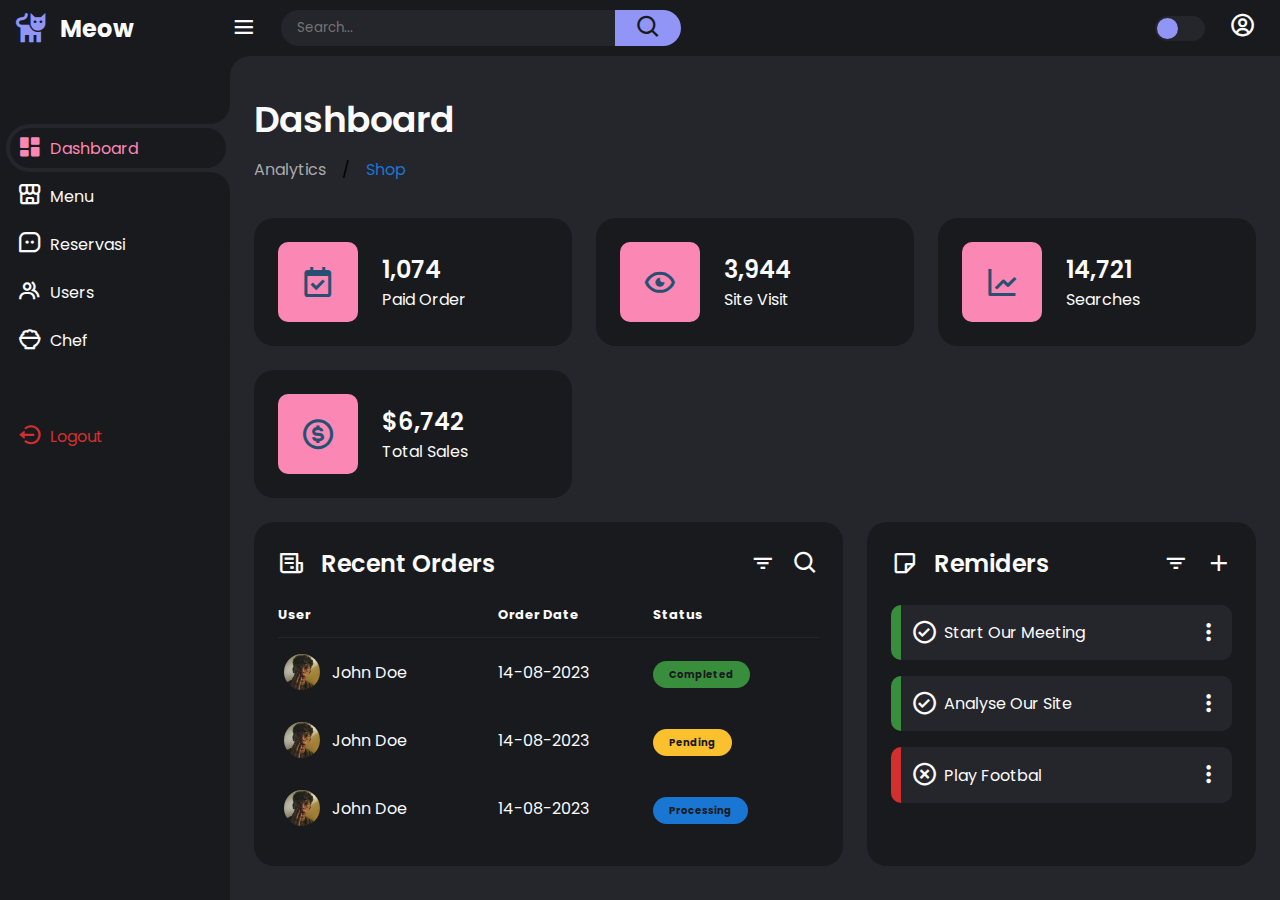
<file: dashboard/index.html>
<!DOCTYPE html>
<html lang="en">
  <head>
    <meta charset="UTF-8" />
    <meta name="viewport" content="width=device-width, initial-scale=1.0" />
    <link
      href="https://unpkg.com/boxicons@2.1.4/css/boxicons.min.css"
      rel="stylesheet" />
    <link rel="stylesheet" href="style.css" />
    <title>Dashboard</title>
  </head>

  <body class="dark">
    <!-- Sidebar -->
    <div class="sidebar">
      <a href="#" class="logo">
        <i class="bx bxs-cat"></i>
        <div class="logo-name"><span>Meow</span></div>
      </a>
      <ul class="side-menu">
        <li class="active">
          <a href="#"><i class="bx bxs-dashboard"></i>Dashboard</a>
        </li>
        <li>
          <a href="#"><i class="bx bx-store-alt"></i>Menu</a>
        </li>
        <li>
          <a href="#"><i class="bx bx-message-square-dots"></i>Reservasi</a>
        </li>
        <li>
          <a href="#"><i class="bx bx-group"></i>Users</a>
        </li>
        <li>
          <a href="#"><i class="bx bx-bowl-rice"></i>Chef</a>
        </li>
      </ul>
      <ul class="side-menu">
        <li>
          <a href="#" class="logout">
            <i class="bx bx-log-out-circle"></i>
            Logout
          </a>
        </li>
      </ul>
    </div>
    <!-- End of Sidebar -->

    <!-- Main Content -->
    <div class="content">
      <!-- Navbar -->
      <nav>
        <i class="bx bx-menu"></i>
        <form action="#">
          <div class="form-input">
            <input type="search" placeholder="Search..." />
            <button class="search-btn" type="submit">
              <i class="bx bx-search"></i>
            </button>
          </div>
        </form>
        <input type="checkbox" id="theme-toggle" hidden />
        <label for="theme-toggle" class="theme-toggle"></label>
        <a href="#" class="profile"><i class="bx bx-user-circle"></i></a>
      </nav>

      <!-- End of Navbar -->

      <main>
        <div class="header">
          <div class="left">
            <h1>Dashboard</h1>
            <ul class="breadcrumb">
              <li><a href="#"> Analytics </a></li>
              /
              <li><a href="#" class="active">Shop</a></li>
            </ul>
          </div>
        </div>

        <!-- Insights -->
        <ul class="insights">
          <li>
            <i class="bx bx-calendar-check"></i>
            <span class="info">
              <h3>1,074</h3>
              <p>Paid Order</p>
            </span>
          </li>
          <li>
            <i class="bx bx-show-alt"></i>
            <span class="info">
              <h3>3,944</h3>
              <p>Site Visit</p>
            </span>
          </li>
          <li>
            <i class="bx bx-line-chart"></i>
            <span class="info">
              <h3>14,721</h3>
              <p>Searches</p>
            </span>
          </li>
          <li>
            <i class="bx bx-dollar-circle"></i>
            <span class="info">
              <h3>$6,742</h3>
              <p>Total Sales</p>
            </span>
          </li>
        </ul>
        <!-- End of Insights -->

        <div class="bottom-data">
          <div class="orders">
            <div class="header">
              <i class="bx bx-receipt"></i>
              <h3>Recent Orders</h3>
              <i class="bx bx-filter"></i>
              <i class="bx bx-search"></i>
            </div>
            <table>
              <thead>
                <tr>
                  <th>User</th>
                  <th>Order Date</th>
                  <th>Status</th>
                </tr>
              </thead>
              <tbody>
                <tr>
                  <td>
                    <img src="images/profile-1.jpg" />
                    <p>John Doe</p>
                  </td>
                  <td>14-08-2023</td>
                  <td><span class="status completed">Completed</span></td>
                </tr>
                <tr>
                  <td>
                    <img src="images/profile-1.jpg" />
                    <p>John Doe</p>
                  </td>
                  <td>14-08-2023</td>
                  <td><span class="status pending">Pending</span></td>
                </tr>
                <tr>
                  <td>
                    <img src="images/profile-1.jpg" />
                    <p>John Doe</p>
                  </td>
                  <td>14-08-2023</td>
                  <td><span class="status process">Processing</span></td>
                </tr>
              </tbody>
            </table>
          </div>

          <!-- Reminders -->
          <div class="reminders">
            <div class="header">
              <i class="bx bx-note"></i>
              <h3>Remiders</h3>
              <i class="bx bx-filter"></i>
              <i class="bx bx-plus"></i>
            </div>
            <ul class="task-list">
              <li class="completed">
                <div class="task-title">
                  <i class="bx bx-check-circle"></i>
                  <p>Start Our Meeting</p>
                </div>
                <i class="bx bx-dots-vertical-rounded"></i>
              </li>
              <li class="completed">
                <div class="task-title">
                  <i class="bx bx-check-circle"></i>
                  <p>Analyse Our Site</p>
                </div>
                <i class="bx bx-dots-vertical-rounded"></i>
              </li>
              <li class="not-completed">
                <div class="task-title">
                  <i class="bx bx-x-circle"></i>
                  <p>Play Footbal</p>
                </div>
                <i class="bx bx-dots-vertical-rounded"></i>
              </li>
            </ul>
          </div>

          <!-- End of Reminders-->
        </div>
      </main>
    </div>

    <script src="index.js"></script>
  </body>
</html>
</file>
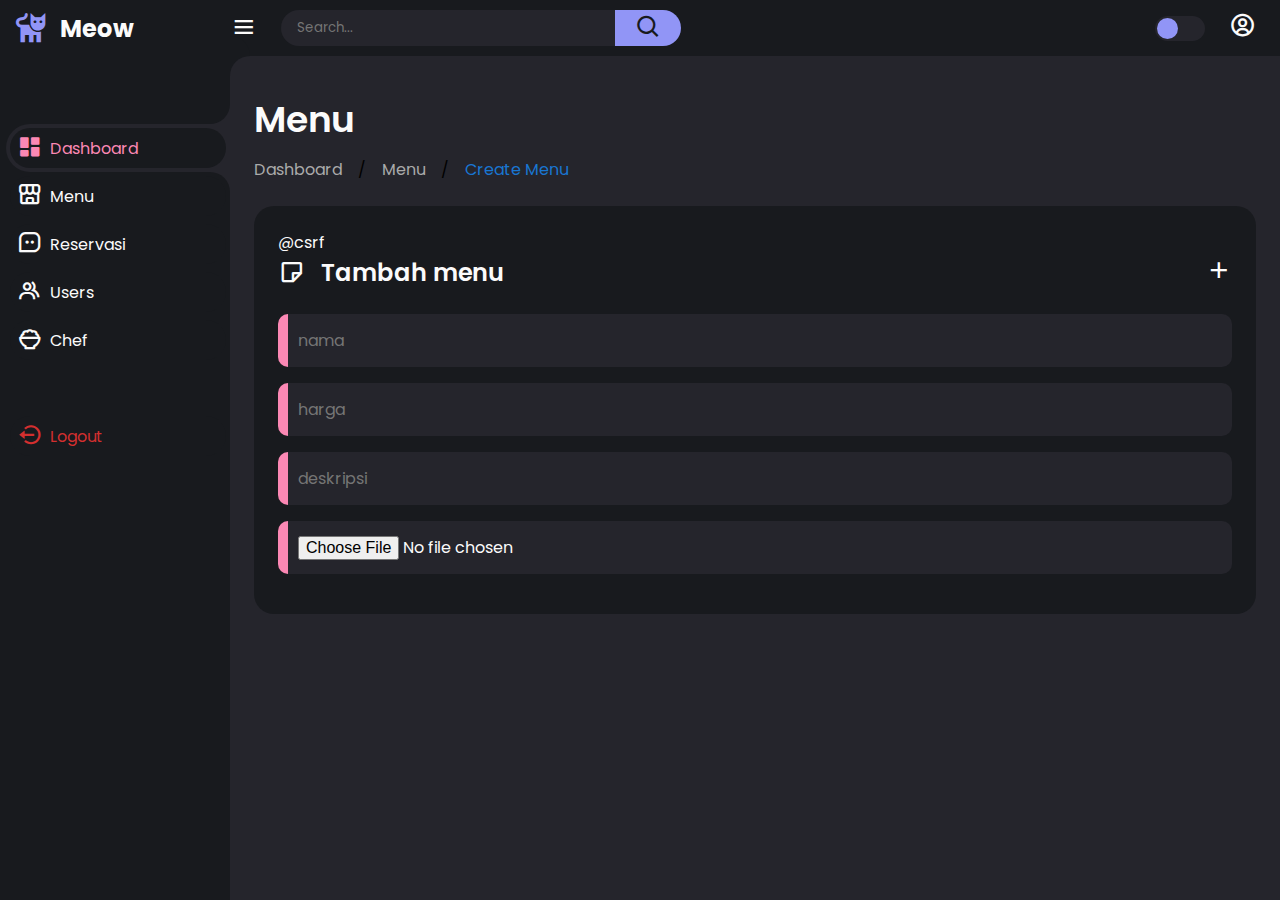
<file: dashboard/form.html>
<!DOCTYPE html>
<html lang="en">

<head>
    <meta charset="UTF-8" />
    <meta name="viewport" content="width=device-width, initial-scale=1.0" />
    <link href="https://unpkg.com/boxicons@2.1.4/css/boxicons.min.css" rel="stylesheet" />
    <link rel="stylesheet" href="style.css" />
    <title>Dashboard</title>
</head>

<body class="dark">
    <!-- Sidebar -->
    <div class="sidebar">
        <a href="#" class="logo">
            <i class="bx bxs-cat"></i>
            <div class="logo-name"><span>Meow</span></div>
        </a>
        <ul class="side-menu">
            <li class="active">
                <a href="#"><i class="bx bxs-dashboard"></i>Dashboard</a>
            </li>
            <li>
                <a href="#"><i class="bx bx-store-alt"></i>Menu</a>
            </li>
            <li>
                <a href="#"><i class="bx bx-message-square-dots"></i>Reservasi</a>
            </li>
            <li>
                <a href="#"><i class="bx bx-group"></i>Users</a>
            </li>
            <li>
                <a href="#"><i class="bx bx-bowl-rice"></i>Chef</a>
            </li>
        </ul>
        <ul class="side-menu">
            <li>
                <a href="#" class="logout">
                    <i class="bx bx-log-out-circle"></i>
                    Logout
                </a>
            </li>
        </ul>
    </div>
    <!-- End of Sidebar -->

    <!-- Main Content -->
    <div class="content">
        <!-- Navbar -->
        <nav>
            <i class="bx bx-menu"></i>
            <form action="#">
                <div class="form-input">
                    <input type="search" placeholder="Search..." />
                    <button class="search-btn" type="submit">
                        <i class="bx bx-search"></i>
                    </button>
                </div>
            </form>
            <input type="checkbox" id="theme-toggle" hidden />
            <label for="theme-toggle" class="theme-toggle"></label>
            <a href="#" class="profile"><i class="bx bx-user-circle"></i></a>
        </nav>

        <!-- End of Navbar -->

        <main>
            <div class="header">
                <div class="left">
                    <h1>Menu</h1>
                    <ul class="breadcrumb">
                        <li><a href="/dashboard"> Dashboard </a></li>
                        /
                        <li><a href="/dashboard/menu">Menu</a></li>
                        /
                        <li><a href="/dashboard/menu/create" class="active">Create Menu</a></li>
                    </ul>
                </div>
            </div>
            <div class="bottom-data">
                <!-- Reminders -->
                <div class="reminders">
                    <form action="/dashboard/menu" method="POST">
                        @csrf
                        <div class="header">
                            <i class="bx bx-note"></i>
                            <h3>Tambah menu</h3>
                            <button style="background: transparent;border:none;color:white"> <i
                                    class="bx bx-plus"></i></button>

                        </div>
                        <ul class="task-list">
                            <input type="text" placeholder="nama" class="completed">
                            <input type="number" placeholder="harga" class="completed">
                            <input type="text" placeholder="deskripsi" class="completed">
                            <input type="file" placeholder="gambar" class="completed">
                        </ul>
                    </form>
                </div>

                <!-- End of Reminders-->
            </div>
        </main>


        <script src="index.js"></script>
</body>

</html>
</file>
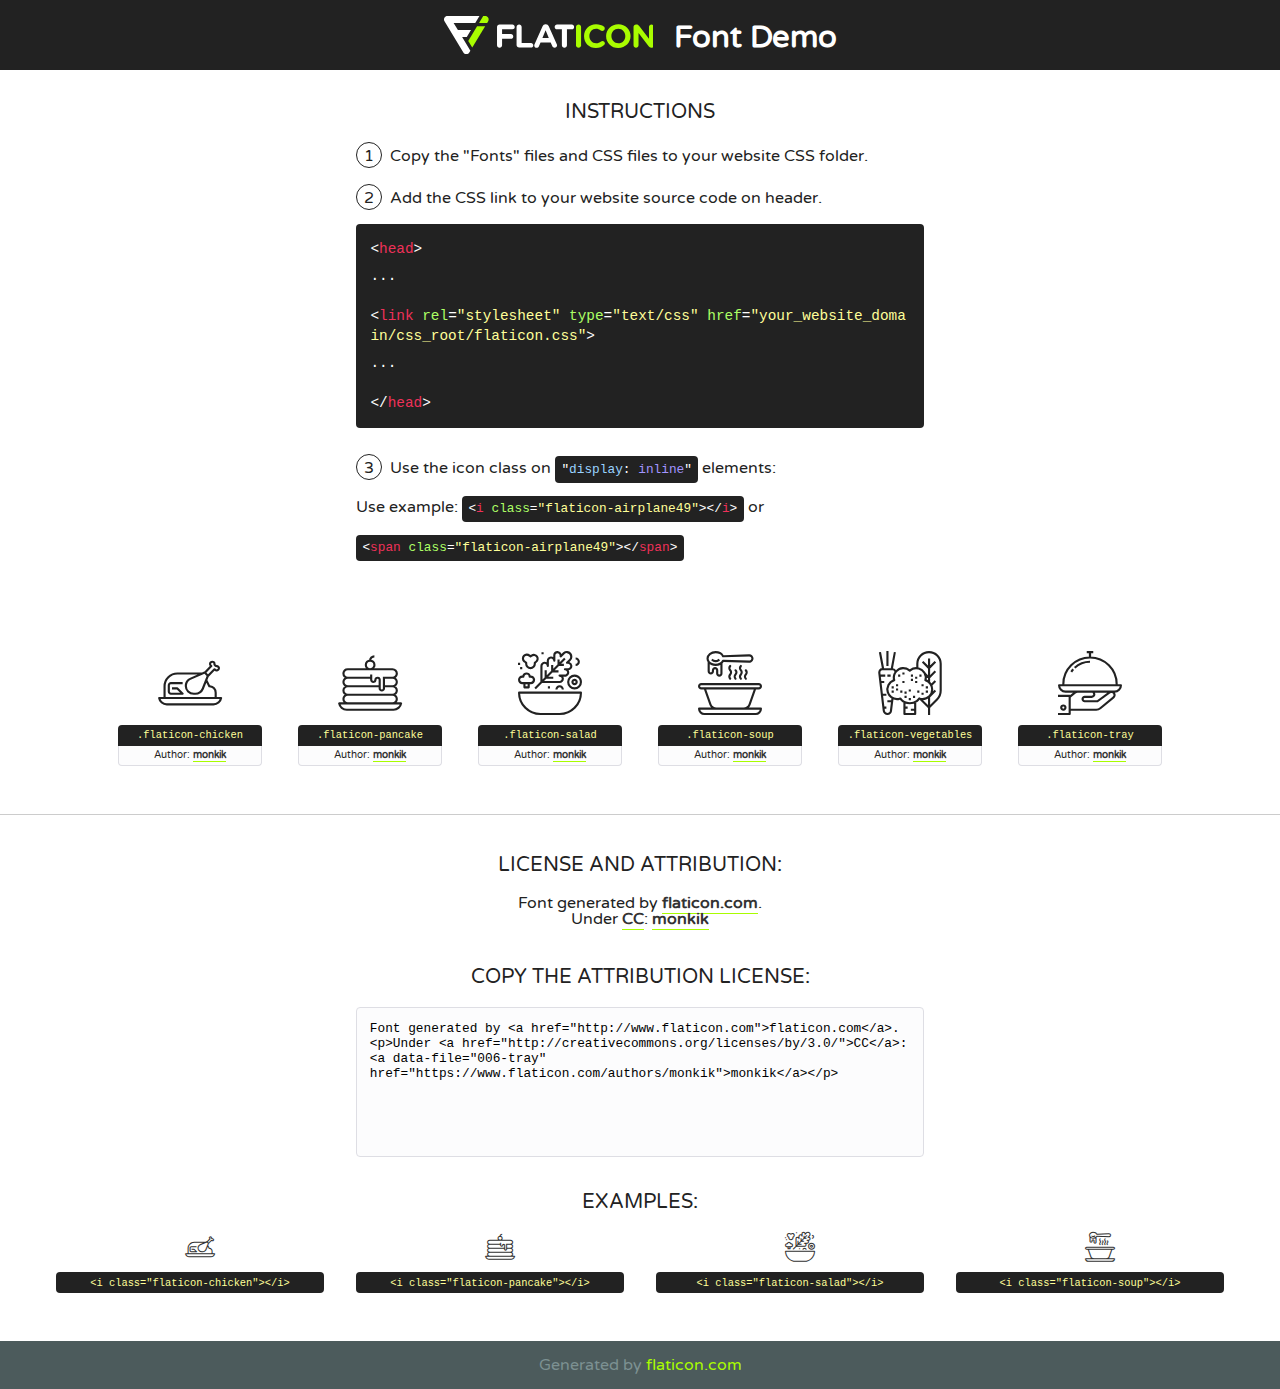
<file: templateLandingPage/fonts/flaticon/font/flaticon.html>
<!DOCTYPE html>
<!--
  Flaticon icon font: Flaticon
  Creation date: 14/05/2018 00:51
-->
<html>
<!DOCTYPE html>
<html>

<head>
    <title>Flaticon WebFont</title>
    <link href="http://fonts.googleapis.com/css?family=Varela+Round" rel="stylesheet" type="text/css" />
    <link rel="stylesheet" type="text/css" href="flaticon.css">
    <meta charset="UTF-8">
    <style>
    html, body, div, span, applet, object, iframe,
    h1, h2, h3, h4, h5, h6, p, blockquote, pre,
    a, abbr, acronym, address, big, cite, code,
    del, dfn, em, img, ins, kbd, q, s, samp,
    small, strike, strong, sub, sup, tt, var,
    b, u, i, center,
    dl, dt, dd, ol, ul, li,
    fieldset, form, label, legend,
    table, caption, tbody, tfoot, thead, tr, th, td,
    article, aside, canvas, details, embed, 
    figure, figcaption, footer, header, hgroup, 
    menu, nav, output, ruby, section, summary,
    time, mark, audio, video {
        margin: 0;
        padding: 0;
        border: 0;
        font-size: 100%;
        font: inherit;
        vertical-align: baseline;
    }
    /* HTML5 display-role reset for older browsers */
    article, aside, details, figcaption, figure, 
    footer, header, hgroup, menu, nav, section {
        display: block;
    }
    body {
        line-height: 1;
    }
    ol, ul {
        list-style: none;
    }
    blockquote, q {
        quotes: none;
    }
    blockquote:before, blockquote:after,
    q:before, q:after {
        content: '';
        content: none;
    }
    table {
        border-collapse: collapse;
        border-spacing: 0;
    }
    body {
        font-family: 'Varela Round', Helvetica, Arial, sans-serif;
        font-size: 16px;
        color: #222;
    }
    a {
        color: #333;
        border-bottom: 1px solid #a9fd00;
        font-weight: bold;
        text-decoration: none;
    }
    * {
        -moz-box-sizing: border-box;
        -webkit-box-sizing: border-box;
        box-sizing: border-box;
        margin: 0;
        padding: 0;
    }
    [class^="flaticon-"]:before, [class*=" flaticon-"]:before, [class^="flaticon-"]:after, [class*=" flaticon-"]:after {
        font-family: Flaticon;
        font-size: 30px;
        font-style: normal;
        margin-left: 20px;
        color: #333;
    }
    .wrapper {
        max-width: 600px;
        margin: auto;
        padding: 0 1em;
    }
    .title {
        font-size: 1.25em;
        text-align: center;
        margin-bottom: 1em;
        text-transform: uppercase;
    }
    header {
        text-align: center;
        background-color: #222;
        color: #fff;
        padding: 1em;
    }
    header .logo {
        width: 210px;
        height: 38px;
        display: inline-block;
        vertical-align: middle;
        margin-right: 1em;
        border: none;
    }
    header strong {
        font-size: 1.95em;
        font-weight: bold;
        vertical-align: middle;
        margin-top: 5px;
        display: inline-block;
    }
    .demo {
        margin: 2em auto;
        line-height: 1.25em;
    }
    .demo ul li {
        margin-bottom: 1em;
    }
    .demo ul li .num {
        color: #222;
        border-radius: 20px;
        display: inline-block;
        width: 26px;
        padding: 3px;
        height: 26px;
        text-align: center;
        margin-right: 0.5em;
        border: 1px solid #222;
    }
    .demo ul li code {
        background-color: #222;
        border-radius: 4px;
        padding: 0.25em 0.5em;
        display: inline-block;
        color: #fff;
        font-family: Consolas,Monaco,Lucida Console,Liberation Mono,DejaVu Sans Mono,Bitstream Vera Sans Mono,Courier New, monospace;
        font-weight: lighter;
        margin-top: 1em;
        font-size: 0.8em;
        word-break: break-all;
    }
    .demo ul li code.big {
        padding: 1em;
        font-size: 0.9em;
    }
    .demo ul li code .red {
        color: #EF3159;
    }
    .demo ul li code .green {
        color: #ACFF65;
    }
    .demo ul li code .yellow {
        color: #FFFF99;
    }
    .demo ul li code .blue {
        color: #99D3FF;
    }
    .demo ul li code .purple {
        color: #A295FF;
    }
    .demo ul li code .dots {
        margin-top: 0.5em;
        display: block;
    }
    #glyphs {
        border-bottom: 1px solid #ccc;
        padding: 2em 0;
        text-align: center;
    }
    .glyph {
        display: inline-block;
        width: 9em;
        margin: 1em;
        text-align: center;
        vertical-align: top;
        background: #FFF;
    }
    .glyph .glyph-icon {
        padding: 10px;
        display: block;
        font-family:"Flaticon";
        font-size: 64px;
        line-height: 1;
    }
    .glyph .glyph-icon:before {
        font-size: 64px;
        color: #222;
        margin-left: 0;
    }
    .class-name {
        font-size: 0.65em;
        background-color: #222;
        color: #fff;
        border-radius: 4px 4px 0 0;
        padding: 0.5em;
        color: #FFFF99;
        font-family: Consolas,Monaco,Lucida Console,Liberation Mono,DejaVu Sans Mono,Bitstream Vera Sans Mono,Courier New, monospace;
    }
    .author-name {
        font-size: 0.6em;
        background-color: #fcfcfd;
        border: 1px solid #DEDEE4;
        border-top: 0;
        border-radius: 0 0 4px 4px;
        padding: 0.5em;
    }
    .class-name:last-child {
        font-size: 10px;
        color:#888;
    }
    .class-name:last-child a {
        font-size: 10px;
        color:#555;
    }
    .class-name:last-child a:hover {
        color:#a9fd00;
    }
    .glyph > input {
        display: block;
        width: 100px;
        margin: 5px auto;
        text-align: center;
        font-size: 12px;
        cursor: text;
    }
    .glyph > input.icon-input {
        font-family:"Flaticon";
        font-size: 16px;
        margin-bottom: 10px;
    }
    .attribution .title {
        margin-top: 2em;
    }
    .attribution textarea {
        background-color: #fcfcfd;
        padding: 1em;
        border: none;
        box-shadow: none;
        border: 1px solid #DEDEE4;
        border-radius: 4px;
        resize: none;
        width: 100%;
        height: 150px;
        font-size: 0.8em;
        font-family: Consolas,Monaco,Lucida Console,Liberation Mono,DejaVu Sans Mono,Bitstream Vera Sans Mono,Courier New, monospace;
        -webkit-appearance: none;
    }
    .iconsuse {
        margin: 2em auto;
        text-align: center;
        max-width: 1200px;
    }
    .iconsuse:after {
        content: '';
        display: table;
        clear: both;
    }
    .iconsuse .image {
        float: left;
        width: 25%;
        padding: 0 1em;
    }
    .iconsuse .image p {
        margin-bottom: 1em;
    }
    .iconsuse .image span {
        display: block;
        font-size: 0.65em;
        background-color: #222;
        color: #fff;
        border-radius: 4px;
        padding: 0.5em;
        color: #FFFF99;
        margin-top: 1em;
        font-family: Consolas,Monaco,Lucida Console,Liberation Mono,DejaVu Sans Mono,Bitstream Vera Sans Mono,Courier New, monospace;
    }
    #footer {
        text-align: center;
        background-color: #4C5B5C;
        color: #7c9192;
        padding: 1em;
    }
    #footer a {
        border: none;
        color: #a9fd00;
        font-weight: normal;
    }
    @media (max-width: 960px) {
        .iconsuse .image {
            width: 50%;
        }
    }
    @media (max-width: 560px) {
        .iconsuse .image {
            width: 100%;
        }
    }
    </style>
</head>

<body class="characters-off">

    <header>
        <a href="http://www.flaticon.com" target="_blank" class="logo">
            <svg version="1.1" xmlns="http://www.w3.org/2000/svg" xmlns:xlink="http://www.w3.org/1999/xlink" xmlns:a="http://ns.adobe.com/AdobeSVGViewerExtensions/3.0/" viewBox="0 0 560.875 102.036" enable-background="new 0 0 560.875 102.036" xml:space="preserve">
                <defs>
                </defs>
                <g>
                    <g class="letters">
                        <path fill="#ffffff" d="M141.596,29.675c0-3.777,2.985-6.767,6.764-6.767h34.438c3.426,0,6.15,2.728,6.15,6.15
                        c0,3.43-2.724,6.149-6.15,6.149h-27.674v13.091h23.719c3.429,0,6.151,2.724,6.151,6.15c0,3.43-2.723,6.149-6.151,6.149h-23.719
                        v17.574c0,3.773-2.986,6.761-6.764,6.761c-3.779,0-6.764-2.989-6.764-6.761V29.675z"></path>
                        <path fill="#ffffff" d="M193.844,29.149c0-3.781,2.985-6.767,6.764-6.767c3.776,0,6.763,2.985,6.763,6.767v42.957h25.039
                        c3.426,0,6.149,2.726,6.149,6.153c0,3.425-2.723,6.15-6.149,6.15h-31.802c-3.779,0-6.764-2.986-6.764-6.768V29.149z"></path>
                        <path fill="#ffffff" d="M241.891,75.71l21.438-48.407c1.492-3.341,4.215-5.357,7.906-5.357h0.792
                        c3.686,0,6.323,2.017,7.815,5.357l21.439,48.407c0.436,0.967,0.701,1.845,0.701,2.723c0,3.602-2.809,6.501-6.414,6.501
                        c-3.161,0-5.269-1.845-6.499-4.655l-4.132-9.661h-27.059l-4.301,10.102c-1.144,2.631-3.426,4.214-6.237,4.214
                        c-3.517,0-6.24-2.81-6.24-6.325C241.1,77.64,241.451,76.677,241.891,75.71z M279.932,58.666l-8.521-20.297l-8.526,20.297H279.932
                        z"></path>
                        <path fill="#ffffff" d="M314.864,35.387H301.86c-3.429,0-6.239-2.813-6.239-6.238c0-3.429,2.811-6.24,6.239-6.24h39.533
                        c3.426,0,6.237,2.811,6.237,6.24c0,3.425-2.811,6.238-6.237,6.238h-13.001v42.785c0,3.773-2.99,6.761-6.764,6.761
                        c-3.779,0-6.764-2.989-6.764-6.761V35.387z"></path>
                        <path fill="#A9FD00" d="M352.615,29.149c0-3.781,2.985-6.767,6.767-6.767c3.774,0,6.761,2.985,6.761,6.767v49.024
                        c0,3.773-2.987,6.761-6.761,6.761c-3.781,0-6.767-2.989-6.767-6.761V29.149z"></path>
                        <path fill="#A9FD00" d="M374.132,53.836v-0.179c0-17.481,13.178-31.801,32.065-31.801c9.22,0,15.459,2.458,20.557,6.238
                        c1.402,1.054,2.637,2.985,2.637,5.357c0,3.692-2.985,6.59-6.681,6.59c-1.845,0-3.071-0.702-4.044-1.319
                        c-3.776-2.813-7.729-4.393-12.562-4.393c-10.364,0-17.831,8.611-17.831,19.154v0.173c0,10.542,7.291,19.329,17.831,19.329
                        c5.715,0,9.492-1.756,13.359-4.834c1.049-0.874,2.458-1.491,4.039-1.491c3.429,0,6.325,2.813,6.325,6.236
                        c0,2.106-1.056,3.78-2.282,4.834c-5.539,4.834-12.036,7.733-21.878,7.733C387.572,85.464,374.132,71.493,374.132,53.836z"></path>
                        <path fill="#A9FD00" d="M433.009,53.836v-0.179c0-17.481,13.79-31.801,32.766-31.801c18.981,0,32.592,14.143,32.592,31.628v0.173
                        c0,17.483-13.785,31.807-32.769,31.807C446.625,85.464,433.009,71.32,433.009,53.836z M484.224,53.836v-0.179
                        c0-10.539-7.725-19.326-18.626-19.326c-10.893,0-18.449,8.611-18.449,19.154v0.173c0,10.542,7.73,19.329,18.626,19.329
                        C476.676,72.986,484.224,64.378,484.224,53.836z"></path>
                        <path fill="#A9FD00" d="M506.233,29.321c0-3.774,2.99-6.763,6.767-6.763h1.401c3.252,0,5.183,1.583,7.029,3.953l26.093,34.265
                        V29.059c0-3.692,2.99-6.677,6.681-6.677c3.683,0,6.671,2.985,6.671,6.677v48.934c0,3.78-2.987,6.765-6.764,6.765h-0.436
                        c-3.257,0-5.188-1.581-7.034-3.953l-27.056-35.492v32.944c0,3.687-2.985,6.676-6.678,6.676c-3.683,0-6.673-2.989-6.673-6.676
                        V29.321z"></path>
                    </g>
                    <g class="insignia">
                        <path fill="#ffffff" d="M48.372,56.137h12.517l11.156-18.537H37.186L25.688,18.539h57.825L94.668,0H9.271
                        C5.925,0,2.842,1.801,1.198,4.716c-1.644,2.907-1.593,6.482,0.134,9.343l50.38,83.501c1.678,2.781,4.689,4.476,7.938,4.476
                        c3.246,0,6.257-1.695,7.935-4.476l2.898-4.804L48.372,56.137z"></path>
                        <g class="i">
                            <path fill="#A9FD00" d="M93.575,18.539h0.031v0.004l21.652,0.004l2.705-4.488c1.727-2.861,1.778-6.436,0.133-9.343
                            C116.454,1.801,113.371,0,110.026,0h-5.294L93.575,18.539z"></path>
                            <polygon fill="#A9FD00" points="88.291,27.356 64.725,66.486 75.519,84.404 109.942,27.356"></polygon>
                        </g>
                    </g>
                </g>
            </svg>
        </a>
        <strong>Font Demo</strong>
    </header>


    <section class="demo wrapper">

        <p class="title">Instructions</p>

        <ul>
            <li>
                <span class="num">1</span>Copy the "Fonts" files and CSS files to your website CSS folder.
            </li>
            <li>
                <span class="num">2</span>Add the CSS link to your website source code on header.
                <code class="big">
                    &lt;<span class="red">head</span>&gt;
                    <br/><span class="dots">...</span>
                    <br/>&lt;<span class="red">link</span> <span class="green">rel</span>=<span class="yellow">"stylesheet"</span> <span class="green">type</span>=<span class="yellow">"text/css"</span> <span class="green">href</span>=<span class="yellow">"your_website_domain/css_root/flaticon.css"</span>&gt;
                    <br/><span class="dots">...</span>
                    <br/>&lt;/<span class="red">head</span>&gt;
                </code>
            </li>

            <li>
                <p>
                    <span class="num">3</span>Use the icon class on <code>"<span class="blue">display</span>:<span class="purple"> inline</span>"</code> elements:
                    <br />
                    Use example: <code>&lt;<span class="red">i</span> <span class="green">class</span>=<span class="yellow">&quot;flaticon-airplane49&quot;</span>&gt;&lt;/<span class="red">i</span>&gt;</code> or <code>&lt;<span class="red">span</span> <span class="green">class</span>=<span class="yellow">&quot;flaticon-airplane49&quot;</span>&gt;&lt;/<span class="red">span</span>&gt;</code>
            </li>
        </ul>

    </section>




   <section id="glyphs">          
    
      
        <div class="glyph"><div class="glyph-icon flaticon-chicken"></div>
            <div class="class-name">.flaticon-chicken</div>
            <div class="author-name">Author: <a data-file="001-chicken" href="https://www.flaticon.com/authors/monkik">monkik</a> </div> 
        </div>        
        
        <div class="glyph"><div class="glyph-icon flaticon-pancake"></div>
            <div class="class-name">.flaticon-pancake</div>
            <div class="author-name">Author: <a data-file="002-pancake" href="https://www.flaticon.com/authors/monkik">monkik</a> </div> 
        </div>        
        
        <div class="glyph"><div class="glyph-icon flaticon-salad"></div>
            <div class="class-name">.flaticon-salad</div>
            <div class="author-name">Author: <a data-file="003-salad" href="https://www.flaticon.com/authors/monkik">monkik</a> </div> 
        </div>        
        
        <div class="glyph"><div class="glyph-icon flaticon-soup"></div>
            <div class="class-name">.flaticon-soup</div>
            <div class="author-name">Author: <a data-file="004-soup" href="https://www.flaticon.com/authors/monkik">monkik</a> </div> 
        </div>        
        
        <div class="glyph"><div class="glyph-icon flaticon-vegetables"></div>
            <div class="class-name">.flaticon-vegetables</div>
            <div class="author-name">Author: <a data-file="005-vegetables" href="https://www.flaticon.com/authors/monkik">monkik</a> </div> 
        </div>        
        
        <div class="glyph"><div class="glyph-icon flaticon-tray"></div>
            <div class="class-name">.flaticon-tray</div>
            <div class="author-name">Author: <a data-file="006-tray" href="https://www.flaticon.com/authors/monkik">monkik</a> </div> 
        </div>        
        

    </section>



    <section class="attribution wrapper"   style="text-align:center;">

      <div class="title">License and attribution:</div><div class="attrDiv">Font generated by <a href="http://www.flaticon.com">flaticon.com</a>. <div><p>Under <a href="http://creativecommons.org/licenses/by/3.0/">CC</a>: <a data-file="006-tray" href="https://www.flaticon.com/authors/monkik">monkik</a></p>  </div>
      </div>
      <div class="title">Copy the Attribution License:</div>

    <textarea onclick="this.focus();this.select();">Font generated by &lt;a href=&quot;http://www.flaticon.com&quot;&gt;flaticon.com&lt;/a&gt;. <p>Under <a href="http://creativecommons.org/licenses/by/3.0/">CC</a>: <a data-file="006-tray" href="https://www.flaticon.com/authors/monkik">monkik</a></p>  
     </textarea>

    </section>

    <section class="iconsuse">

          <div class="title">Examples:</div>            
             
            <div class="image">
                <p>
                    <i class="glyph-icon flaticon-chicken"></i> 
                    <span>&lt;i class=&quot;flaticon-chicken&quot;&gt;&lt;/i&gt;</span>
                </p>
            </div>
            
            <div class="image">
                <p>
                    <i class="glyph-icon flaticon-pancake"></i> 
                    <span>&lt;i class=&quot;flaticon-pancake&quot;&gt;&lt;/i&gt;</span>
                </p>
            </div>
            
            <div class="image">
                <p>
                    <i class="glyph-icon flaticon-salad"></i> 
                    <span>&lt;i class=&quot;flaticon-salad&quot;&gt;&lt;/i&gt;</span>
                </p>
            </div>
            
            <div class="image">
                <p>
                    <i class="glyph-icon flaticon-soup"></i> 
                    <span>&lt;i class=&quot;flaticon-soup&quot;&gt;&lt;/i&gt;</span>
                </p>
            </div>
                       
        </div>
                            
    </section>

<div id="footer">
    <div>Generated by <a href="http://www.flaticon.com">flaticon.com</a>
    </div>
</div>



</body>
</html>
</file>
<file: dashboard/style.css>
@import url("https://fonts.googleapis.com/css2?family=Poppins:wght@300;400;500;600;700;800&display=swap");

:root {
  --light: #f6f6f9;
  --primary: #1976d2;
  --light-primary: #cfe8ff;
  --grey: #eee;
  --dark-grey: #aaaaaa;
  --dark: #363949;
  --danger: #d32f2f;
  --light-danger: #fecdd3;
  --warning: #fbc02d;
  --light-warning: #fff2c6;
  --success: #388e3c;
  --light-success: #bbf7d0;
  --teal: #2d9596;
  --navy: #265073;
  --sage: #9ad0c2;
  --star: #9195f6;
  --moon: #b7c9f2;
  --sun: #f9f07a;
  --fav: #fb88b4;
}

* {
  margin: 0;
  padding: 0;
  box-sizing: border-box;
  font-family: "Poppins", sans-serif;
}

.bx {
  font-size: 1.7rem;
}

a {
  text-decoration: none;
}

li {
  list-style: none;
}

html {
  overflow-x: hidden;
}

body.dark {
  --light: #181a1e;
  --grey: #25252c;
  --dark: #fbfbfb;
}

body {
  background: var(--grey);
  overflow-x: hidden;
}

/* sidebar style ----------------------------------------------------------- */

.sidebar {
  position: fixed;
  top: 0;
  left: 0;
  background: var(--light);
  width: 230px;
  height: 100%;
  z-index: 2000;
  overflow-x: hidden;
  scrollbar-width: none;
  transition: all 0.3s ease;
}

.sidebar::-webkit-scrollbar {
  display: none;
}

.sidebar.close {
  width: 60px;
}

.sidebar .logo {
  font-size: 24px;
  font-weight: 700;
  height: 56px;
  display: flex;
  align-items: center;
  color: var(--star);
  z-index: 500;
  padding-bottom: 20px;
  box-sizing: content-box;
}

.sidebar .logo .logo-name span {
  color: var(--dark);
}

.sidebar .logo .bx {
  min-width: 60px;
  display: flex;
  justify-content: center;
  font-size: 2.2rem;
}

.sidebar .side-menu {
  width: 100%;
  margin-top: 48px;
}

.sidebar .side-menu li {
  height: 48px;
  background: transparent;
  margin-left: 6px;
  border-radius: 48px 0 0 48px;
  padding: 4px;
}

.sidebar .side-menu li.active {
  background: var(--grey);
  position: relative;
}

.sidebar .side-menu li.active::before {
  content: "";
  position: absolute;
  width: 40px;
  height: 40px;
  border-radius: 50%;
  top: -40px;
  right: 0;
  box-shadow: 20px 20px 0 var(--grey);
  z-index: -1;
}

.sidebar .side-menu li.active::after {
  content: "";
  position: absolute;
  width: 40px;
  height: 40px;
  border-radius: 50%;
  bottom: -40px;
  right: 0;
  box-shadow: 20px -20px 0 var(--grey);
  z-index: -1;
}

.sidebar .side-menu li a {
  width: 100%;
  height: 100%;
  background: var(--light);
  display: flex;
  align-items: center;
  border-radius: 48px;
  font-size: 16px;
  color: var(--dark);
  white-space: nowrap;
  overflow-x: hidden;
  transition: all 0.3s ease;
}

.sidebar .side-menu li.active a {
  color: var(--fav);
}

.sidebar.close .side-menu li a {
  width: calc(48px - (4px * 2));
  transition: all 0.3s ease;
}

.sidebar .side-menu li a .bx {
  min-width: calc(60px - ((4px + 6px) * 2));
  display: flex;
  font-size: 1.6rem;
  justify-content: center;
}

.sidebar .side-menu li a.logout {
  color: var(--danger);
}

.content {
  position: relative;
  width: calc(100% - 230px);
  left: 230px;
  transition: all 0.3s ease;
}

.sidebar.close ~ .content {
  width: calc(100% - 60px);
  left: 60px;
}

/* end --------------------------------------------------- */

.content nav {
  height: 56px;
  background: var(--light);
  padding: 0 24px 0 0;
  display: flex;
  align-items: center;
  grid-gap: 24px;
  position: sticky;
  top: 0;
  left: 0;
  z-index: 1000;
}

.content nav::before {
  content: "";
  position: absolute;
  width: 40px;
  height: 40px;
  bottom: -40px;
  left: 0;
  border-radius: 50%;
  box-shadow: -20px -20px 0 var(--light);
}

.content nav a {
  color: var(--dark);
}

.content nav .bx.bx-menu {
  cursor: pointer;
  color: var(--dark);
}

.content nav form {
  max-width: 400px;
  width: 100%;
  margin-right: auto;
}

.content nav form .form-input {
  display: flex;
  align-items: center;
  height: 36px;
}

.content nav form .form-input input {
  flex-grow: 1;
  padding: 0 16px;
  height: 100%;
  border: none;
  background: var(--grey);
  border-radius: 36px 0 0 36px;
  outline: none;
  width: 100%;
  color: var(--dark);
}

.content nav form .form-input button {
  width: 80px;
  height: 100%;
  display: flex;
  justify-content: center;
  align-items: center;
  background: var(--star);
  color: var(--light);
  font-size: 18px;
  border: none;
  outline: none;
  border-radius: 0 36px 36px 0;
  cursor: pointer;
}

.content nav .notif {
  font-size: 20px;
  position: relative;
}

.content nav .notif .count {
  position: absolute;
  top: -6px;
  right: -6px;
  width: 20px;
  height: 20px;
  background: var(--danger);
  border-radius: 50%;
  color: var(--light);
  border: 2px solid var(--light);
  font-weight: 700;
  font-size: 12px;
  display: flex;
  align-items: center;
  justify-content: center;
}

.content nav .profile img {
  width: 36px;
  height: 36px;
  object-fit: cover;
  border-radius: 50%;
}

.content nav .theme-toggle {
  display: block;
  min-width: 50px;
  height: 25px;
  background: var(--grey);
  cursor: pointer;
  position: relative;
  border-radius: 25px;
}

.content nav .theme-toggle::before {
  content: "";
  position: absolute;
  top: 2px;
  left: 2px;
  bottom: 2px;
  width: calc(25px - 4px);
  background: var(--star);
  border-radius: 50%;
  transition: all 0.3s ease;
}

.content nav #theme-toggle:checked + .theme-toggle::before {
  left: calc(100% - (25px - 4px) - 2px);
}

.content main {
  width: 100%;
  padding: 36px 24px;
  max-height: calc(100vh - 56px);
}

.content main .header {
  display: flex;
  align-items: center;
  justify-content: space-between;
  grid-gap: 16px;
  flex-wrap: wrap;
}

.content main .header .left h1 {
  font-size: 36px;
  font-weight: 600;
  margin-bottom: 10px;
  color: var(--dark);
}

.content main .header .left .breadcrumb {
  display: flex;
  align-items: center;
  grid-gap: 16px;
}

.content main .header .left .breadcrumb li {
  color: var(--dark);
}

.content main .header .left .breadcrumb li a {
  color: var(--dark-grey);
  pointer-events: none;
}

.content main .header .left .breadcrumb li a.active {
  color: var(--primary);
  pointer-events: none;
}

.content main .header .report {
  height: 36px;
  padding: 0 16px;
  border-radius: 36px;
  background: var(--primary);
  color: var(--light);
  display: flex;
  align-items: center;
  justify-content: center;
  grid-gap: 10px;
  font-weight: 500;
}

.content main .insights {
  display: grid;
  grid-template-columns: repeat(auto-fit, minmax(240px, 1fr));
  grid-gap: 24px;
  margin-top: 36px;
}

.content main .insights li {
  padding: 24px;
  background: var(--light);
  border-radius: 20px;
  display: flex;
  align-items: center;
  grid-gap: 24px;
  cursor: pointer;
}

.content main .insights li .bx {
  width: 80px;
  height: 80px;
  border-radius: 10px;
  font-size: 36px;
  display: flex;
  align-items: center;
  justify-content: center;
}

.content main .insights li:nth-child(1) .bx {
  background: var(--fav);
  color: var(--navy);
}

.content main .insights li:nth-child(2) .bx {
  background: var(--fav);
  color: var(--navy);
}

.content main .insights li:nth-child(3) .bx {
  background: var(--fav);
  color: var(--navy);
}

.content main .insights li:nth-child(4) .bx {
  background: var(--fav);
  color: var(--navy);
}

.content main .insights li .info h3 {
  font-size: 24px;
  font-weight: 600;
  color: var(--dark);
}

.content main .insights li .info p {
  color: var(--dark);
}

.content main .bottom-data {
  display: flex;
  flex-wrap: wrap;
  grid-gap: 24px;
  margin-top: 24px;
  width: 100%;
  color: var(--dark);
}

.content main .bottom-data > div {
  border-radius: 20px;
  background: var(--light);
  padding: 24px;
  overflow-x: auto;
}

.content main .bottom-data .header {
  display: flex;
  align-items: center;
  grid-gap: 16px;
  margin-bottom: 24px;
}

.content main .bottom-data .header h3 {
  margin-right: auto;
  font-size: 24px;
  font-weight: 600;
}

.content main .bottom-data .header .bx {
  cursor: pointer;
}

.content main .bottom-data .orders {
  flex-grow: 1;
  flex-basis: 500px;
}

.content main .bottom-data .orders table {
  width: 100%;
  border-collapse: collapse;
}

.content main .bottom-data .orders table th {
  padding-bottom: 12px;
  font-size: 13px;
  text-align: left;
  border-bottom: 1px solid var(--grey);
}

.content main .bottom-data .orders table td {
  padding: 16px 0;
}

.content main .bottom-data .orders table tr td:first-child {
  display: flex;
  align-items: center;
  grid-gap: 12px;
  padding-left: 6px;
}

.content main .bottom-data .orders table td img {
  width: 36px;
  height: 36px;
  border-radius: 50%;
  object-fit: cover;
}
.content main .bottom-data .orders table td img.menuGambar {
  width: 100px;
  height: 36px;
  border-radius: 0.5rem;
  object-fit: cover;
}

.content main .bottom-data .orders table tbody tr {
  cursor: pointer;
  transition: all 0.3s ease;
}

.content main .bottom-data .orders table tbody tr:hover {
  background: var(--grey);
}

.content main .bottom-data .orders table tr td .status {
  font-size: 10px;
  padding: 6px 16px;
  color: var(--light);
  border-radius: 20px;
  font-weight: 700;
}

.content main .bottom-data .orders table tr td .status.completed {
  background: var(--success);
}

.content main .bottom-data .orders table tr td .status.process {
  background: var(--primary);
}

.content main .bottom-data .orders table tr td .status.pending {
  background: var(--warning);
}
.content main .bottom-data .orders table tr td .status.remove {
  background: var(--fav);
}
.content main .bottom-data .orders table tr td .status.edit {
  background: var(--star);
}

.content main .bottom-data .reminders {
  flex-grow: 1;
  flex-basis: 300px;
}

.content main .bottom-data .reminders .task-list {
  width: 100%;
}

.content main .bottom-data .reminders .task-list li {
  width: 100%;
  margin-bottom: 16px;
  background: var(--grey);
  padding: 14px 10px;
  border-radius: 10px;
  display: flex;
  align-items: center;
  justify-content: space-between;
}

.content main .bottom-data .reminders .task-list li .task-title {
  display: flex;
  align-items: center;
}
.content main .bottom-data .reminders .task-list input {
  width: 100%;
  margin-bottom: 16px;
  background: var(--grey);
  padding: 14px 10px;
  border-radius: 10px;
  border: none;
  display: flex;
  align-items: center;
  justify-content: space-between;
  outline: none;
  color: var(--dark);
  font-size: medium;
}

.content main .bottom-data .reminders .task-list select option {
  width: 100%;
  margin-bottom: 16px;
  background: var(--grey);
  padding: 14px 10px;
  border-radius: 10px;
  border: none;
  display: flex;
  align-items: center;
  justify-content: space-between;
  outline: none;
  color: var(--dark);
  font-size: medium;
}

.content main .bottom-data .reminders .task-list li .task-title p {
  margin-left: 6px;
}

.content main .bottom-data .reminders .task-list li .bx {
  cursor: pointer;
}

.content main .bottom-data .reminders .task-list li.completed {
  border-left: 10px solid var(--success);
}
.content main .bottom-data .reminders .task-list input.completed {
  border-left: 10px solid var(--fav);
}

.content main .bottom-data .reminders .task-list li.not-completed {
  border-left: 10px solid var(--danger);
}

.content main .bottom-data .reminders .task-list li:last-child {
  margin-bottom: 0;
}

@media screen and (max-width: 768px) {
  .sidebar {
    width: 200px;
  }

  .content {
    width: calc(100% - 60px);
    left: 200px;
  }
}

@media screen and (max-width: 576px) {
  .content nav form .form-input input {
    display: none;
  }

  .content nav form .form-input button {
    width: auto;
    height: auto;
    background: transparent;
    color: var(--dark);
    border-radius: none;
  }

  .content nav form.show .form-input input {
    display: block;
    width: 100%;
  }

  .content nav form.show .form-input button {
    width: 36px;
    height: 100%;
    color: var(--light);
    background: var(--danger);
    border-radius: 0 36px 36px 0;
  }

  .content nav form.show ~ .notif,
  .content nav form.show ~ .profile {
    display: none;
  }

  .content main .insights {
    grid-template-columns: 1fr;
  }

  .content main .bottom-data .header {
    min-width: 340px;
  }

  .content main .bottom-data .orders table {
    min-width: 340px;
  }

  .content main .bottom-data .reminders .task-list {
    min-width: 340px;
  }
}
</file>
<file: templateLandingPage/fonts/flaticon/font/flaticon.css>
/*
  	Flaticon icon font: Flaticon
  	Creation date: 14/05/2018 00:51
  	*/

@font-face {
  font-family: "Flaticon";
  src: url("./Flaticon.eot");
  src: url("./Flaticon.eot?#iefix") format("embedded-opentype"),
       url("./Flaticon.woff") format("woff"),
       url("./Flaticon.ttf") format("truetype"),
       url("./Flaticon.svg#Flaticon") format("svg");
  font-weight: normal;
  font-style: normal;
}

@media screen and (-webkit-min-device-pixel-ratio:0) {
  @font-face {
    font-family: "Flaticon";
    src: url("./Flaticon.svg#Flaticon") format("svg");
  }
}

[class^="flaticon-"]:before, [class*=" flaticon-"]:before,
[class^="flaticon-"]:after, [class*=" flaticon-"]:after {   
  font-family: Flaticon;
  font-style: normal;
  -moz-osx-font-smoothing: grayscale;
  -webkit-font-smoothing: antialiased;
  font-smoothing: antialiased;
}

.flaticon-chicken:before { content: "\f100"; }
.flaticon-pancake:before { content: "\f101"; }
.flaticon-salad:before { content: "\f102"; }
.flaticon-soup:before { content: "\f103"; }
.flaticon-vegetables:before { content: "\f104"; }
.flaticon-tray:before { content: "\f105"; }
</file>
